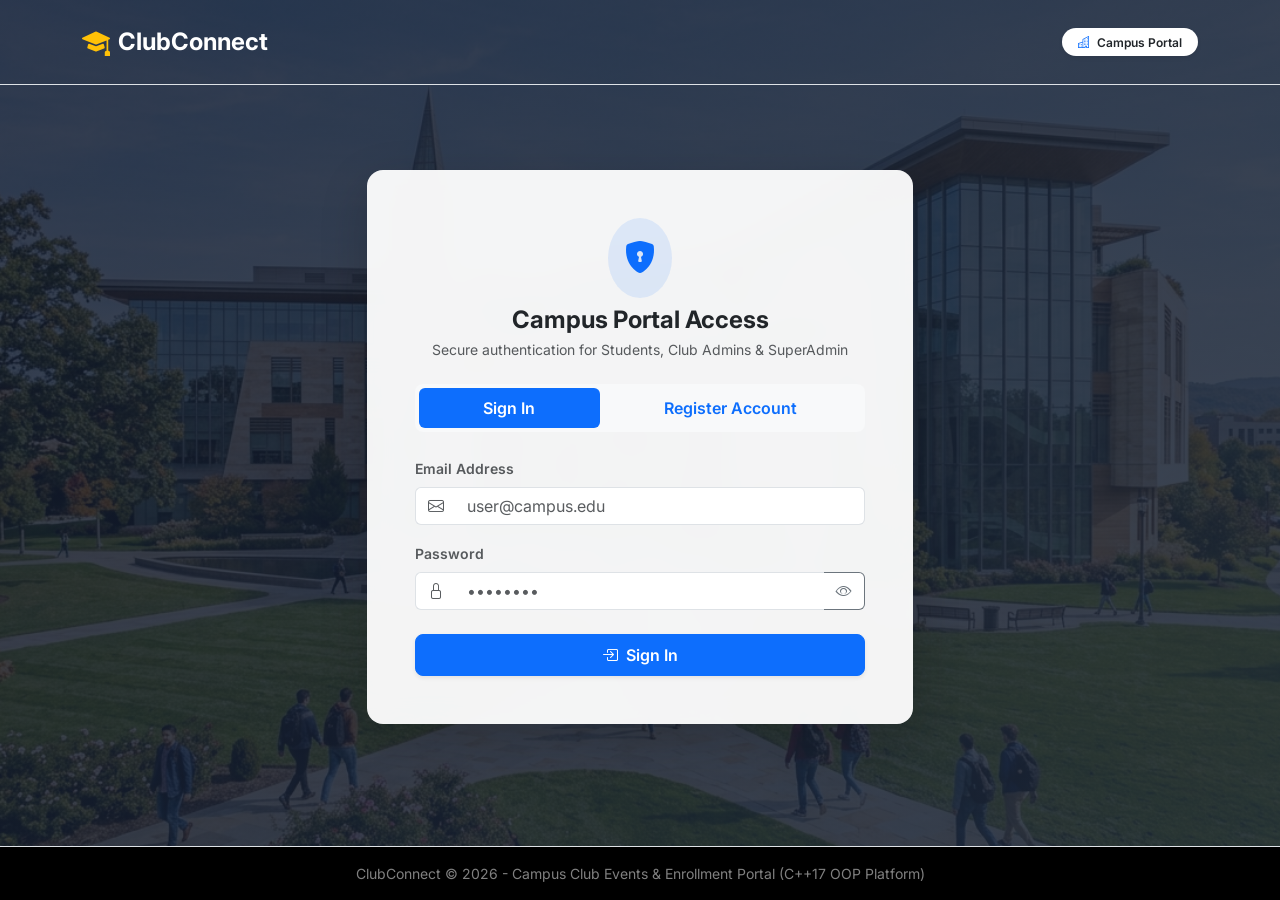
<file: web/index.html>
<!DOCTYPE html>
<html lang="en">
<head>
    <meta charset="UTF-8">
    <meta name="viewport" content="width=device-width, initial-scale=1.0">
    <title>ClubConnect - Campus Club Events & Enrollment Portal</title>
    <link href="https://cdn.jsdelivr.net/npm/bootstrap@5.3.3/dist/css/bootstrap.min.css" rel="stylesheet">
    <link rel="stylesheet" href="https://cdn.jsdelivr.net/npm/bootstrap-icons@1.11.3/font/bootstrap-icons.min.css">
    <link rel="stylesheet" href="css/style.css">
</head>
<body class="campus-bg d-flex flex-column">

<nav class="navbar navbar-expand-lg navbar-dark bg-transparent py-3 border-bottom border-white-subtle">
    <div class="container">
        <a class="navbar-brand d-flex align-items-center" href="index.html">
            <i class="bi bi-mortarboard-fill fs-3 text-warning me-2"></i>
            <span class="fw-bold fs-4 text-white">ClubConnect</span>
        </a>
        <span class="badge bg-white text-dark fw-semibold px-3 py-2 shadow-sm rounded-pill">
            <i class="bi bi-buildings me-1 text-primary"></i> Campus Portal
        </span>
    </div>
</nav>

<div class="container my-auto py-5">
    <div class="row justify-content-center align-items-center">
        <!-- Auth Card -->
        <div class="col-12 col-md-9 col-lg-6">
            <div class="card glass-card border-0 rounded-4 shadow-lg">
                <div class="card-body p-4 p-md-5">
                    <div class="text-center mb-4">
                        <div class="d-inline-flex p-3 rounded-circle bg-primary bg-opacity-10 text-primary mb-2">
                            <i class="bi bi-shield-lock-fill fs-2"></i>
                        </div>
                        <h4 class="fw-bold text-dark mb-1">Campus Portal Access</h4>
                        <p class="text-muted small mb-0">Secure authentication for Students, Club Admins & SuperAdmin</p>
                    </div>

                    <ul class="nav nav-pills nav-fill mb-4 p-1 bg-light rounded-3" id="authTabs" role="tablist">
                        <li class="nav-item" role="presentation">
                            <button class="nav-link active fw-semibold" id="login-tab" data-bs-toggle="pill" data-bs-target="#login-panel" type="button" role="tab">Sign In</button>
                        </li>
                        <li class="nav-item" role="presentation">
                            <button class="nav-link fw-semibold" id="register-tab" data-bs-toggle="pill" data-bs-target="#register-panel" type="button" role="tab">Register Account</button>
                        </li>
                    </ul>

                    <div id="authAlert" class="alert d-none mb-3 py-2 px-3 small" role="alert"></div>

                    <div class="tab-content" id="authTabsContent">
                        <!-- Login Form -->
                        <div class="tab-pane fade show active" id="login-panel" role="tabpanel">
                            <form id="loginForm" novalidate>
                                <div class="mb-3">
                                    <label class="form-label text-muted small fw-semibold" for="loginEmail">Email Address</label>
                                    <div class="input-group">
                                        <span class="input-group-text bg-white border-end-0 text-muted"><i class="bi bi-envelope"></i></span>
                                        <input type="email" class="form-control border-start-0" id="loginEmail" required placeholder="user@campus.edu">
                                    </div>
                                </div>
                                <div class="mb-4">
                                    <label class="form-label text-muted small fw-semibold" for="loginPassword">Password</label>
                                    <div class="input-group">
                                        <span class="input-group-text bg-white border-end-0 text-muted"><i class="bi bi-lock"></i></span>
                                        <input type="password" class="form-control border-start-0 border-end-0" id="loginPassword" required placeholder="••••••••">
                                        <button class="btn btn-outline-secondary border-start-0 password-toggle-btn" type="button" id="toggleLoginPass">
                                            <i class="bi bi-eye" id="toggleLoginPassIcon"></i>
                                        </button>
                                    </div>
                                </div>
                                <button type="submit" class="btn btn-primary w-100 py-2 fw-semibold rounded-3 shadow-sm" id="btnLogin">
                                    <i class="bi bi-box-arrow-in-right me-1"></i> Sign In
                                </button>
                            </form>
                        </div>

                        <!-- Register Form -->
                        <div class="tab-pane fade" id="register-panel" role="tabpanel">
                            <form id="registerForm" novalidate>
                                <!-- Role Selector -->
                                <div class="mb-3">
                                    <label class="form-label text-muted small fw-semibold">Account Role</label>
                                    <div class="btn-group w-100" role="group" id="regRoleGroup">
                                        <input type="radio" class="btn-check" name="regRole" id="roleStudent" value="Student" checked>
                                        <label class="btn btn-outline-primary btn-sm fw-medium py-2" for="roleStudent">
                                            <i class="bi bi-person-fill me-1"></i> Student
                                        </label>

                                        <input type="radio" class="btn-check" name="regRole" id="roleClubAdmin" value="ClubAdmin">
                                        <label class="btn btn-outline-primary btn-sm fw-medium py-2" for="roleClubAdmin">
                                            <i class="bi bi-person-badge-fill me-1"></i> Club Admin
                                        </label>

                                        <input type="radio" class="btn-check" name="regRole" id="roleSuperAdmin" value="SuperAdmin">
                                        <label class="btn btn-outline-primary btn-sm fw-medium py-2" for="roleSuperAdmin">
                                            <i class="bi bi-shield-lock-fill me-1"></i> SuperAdmin
                                        </label>
                                    </div>
                                </div>

                                <div class="mb-2">
                                    <label class="form-label text-muted small fw-semibold" for="regName">Full Name</label>
                                    <input type="text" class="form-control" id="regName" required placeholder="e.g. Prof. Rajesh Nair / Aarav Sharma" minlength="2">
                                </div>
                                <div class="mb-2">
                                    <label class="form-label text-muted small fw-semibold" for="regEmail">Email Address</label>
                                    <input type="email" class="form-control" id="regEmail" required placeholder="e.g. user@campus.edu">
                                </div>
                                <div class="mb-2">
                                    <label class="form-label text-muted small fw-semibold" for="regPassword">Password</label>
                                    <div class="input-group">
                                        <input type="password" class="form-control border-end-0" id="regPassword" required placeholder="Create strong password">
                                        <button class="btn btn-outline-secondary border-start-0 password-toggle-btn" type="button" id="toggleRegPass">
                                            <i class="bi bi-eye" id="toggleRegPassIcon"></i>
                                        </button>
                                    </div>
                                    <!-- Password Strength Meter -->
                                    <div class="strength-meter">
                                        <div class="strength-bar" id="strengthBar"></div>
                                    </div>
                                    <div class="d-flex justify-content-between align-items-center mt-1">
                                        <span class="small text-muted" style="font-size: 0.75rem;">Password Strength:</span>
                                        <span class="small fw-semibold" id="strengthLabel" style="font-size: 0.75rem; color: #94a3b8;">Enter password</span>
                                    </div>

                                    <!-- Requirement Checklist -->
                                    <div class="req-checklist">
                                        <div class="req-item" id="reqLen"><i class="bi bi-circle me-1"></i> At least 8 chars</div>
                                        <div class="req-item" id="reqUpper"><i class="bi bi-circle me-1"></i> Uppercase (A-Z)</div>
                                        <div class="req-item" id="reqLower"><i class="bi bi-circle me-1"></i> Lowercase (a-z)</div>
                                        <div class="req-item" id="reqDigit"><i class="bi bi-circle me-1"></i> Number (0-9)</div>
                                        <div class="req-item" id="reqSpecial"><i class="bi bi-circle me-1"></i> Special (!@#$%)</div>
                                    </div>
                                </div>

                                <div class="mb-2">
                                    <label class="form-label text-muted small fw-semibold" for="regConfirmPassword">Confirm Password</label>
                                    <input type="password" class="form-control" id="regConfirmPassword" required placeholder="Re-enter password">
                                    <div id="matchNotice" class="small text-danger d-none mt-1" style="font-size: 0.75rem;">Passwords do not match.</div>
                                </div>

                                <!-- Student-Specific Fields -->
                                <div id="fieldsStudent">
                                    <div class="row g-2 mb-2">
                                        <div class="col-6">
                                            <label class="form-label text-muted small fw-semibold" for="regRollNo">Roll Number</label>
                                            <input type="text" class="form-control" id="regRollNo" placeholder="e.g. CS23B099">
                                        </div>
                                        <div class="col-6">
                                            <label class="form-label text-muted small fw-semibold" for="regDept">Department</label>
                                            <input type="text" class="form-control" id="regDept" placeholder="e.g. Computer Science">
                                        </div>
                                    </div>
                                    <div class="mb-4">
                                        <label class="form-label text-muted small fw-semibold" for="regMembership">Membership Tier</label>
                                        <select class="form-select" id="regMembership">
                                            <option value="member">Club Member (20% fee discount)</option>
                                            <option value="guest" selected>Guest Student (Full fee)</option>
                                        </select>
                                    </div>
                                </div>

                                <!-- ClubAdmin-Specific Fields -->
                                <div id="fieldsClubAdmin" class="d-none">
                                    <div class="mb-3">
                                        <label class="form-label text-muted small fw-semibold" for="regClubName">Managing Club Name</label>
                                        <input type="text" class="form-control" id="regClubName" placeholder="e.g. Coding Club / Robotics Society / Music Guild" list="existingClubsList">
                                        <datalist id="existingClubsList">
                                            <option value="Coding Club">
                                            <option value="Robotics Society">
                                            <option value="AI & Machine Learning Club">
                                            <option value="Cultural & Fine Arts Society">
                                            <option value="Sports & Athletics Council">
                                            <option value="Design & Media Guild">
                                            <option value="Cyber Security & Ethical Hacking">
                                            <option value="Aerospace & Astronomy Club">
                                        </datalist>
                                        <div class="form-text small">Enter your officially recognized student organization or club.</div>
                                    </div>
                                </div>

                                <!-- SuperAdmin-Specific Fields -->
                                <div id="fieldsSuperAdmin" class="d-none">
                                    <div class="mb-3 p-3 bg-danger bg-opacity-10 rounded-3 border border-danger-subtle">
                                        <label class="form-label text-danger small fw-semibold mb-1" for="regAdminKey">
                                            <i class="bi bi-key-fill me-1"></i> Executive Admin Security Passcode
                                        </label>
                                        <div class="input-group">
                                            <input type="text" class="form-control border-danger fw-semibold" id="regAdminKey" placeholder="SUPERADMIN2026" value="SUPERADMIN2026">
                                            <button class="btn btn-outline-danger btn-sm" type="button" onclick="document.getElementById('regAdminKey').value = 'SUPERADMIN2026'">
                                                <i class="bi bi-check2-circle me-1"></i> Reset Key
                                            </button>
                                        </div>
                                        <div class="form-text small text-danger mt-1">
                                            <i class="bi bi-info-circle me-1"></i> Master passcode is pre-filled: <code>SUPERADMIN2026</code> (required by server to authorize SuperAdmin role).
                                        </div>
                                    </div>
                                </div>

                                <button type="submit" class="btn btn-success w-100 py-2 fw-semibold rounded-3 shadow-sm mt-3" id="btnRegister">
                                    <i class="bi bi-person-check-fill me-1"></i> Create Account
                                </button>
                            </form>
                        </div>
                    </div>
                </div>
            </div>
        </div>
    </div>
</div>

<footer class="mt-auto py-3 text-center text-white-50 small bg-black bg-opacity-40 border-top border-white-subtle">
    ClubConnect &copy; 2026 - Campus Club Events & Enrollment Portal (C++17 OOP Platform)
</footer>

<script src="https://cdn.jsdelivr.net/npm/bootstrap@5.3.3/dist/js/bootstrap.bundle.min.js"></script>
<script src="js/api.js"></script>
<script>
    // Redirect if already logged in
    const existingUser = API.getUser();
    if (existingUser && API.getToken()) {
        if (existingUser.role === 'Student') window.location.href = 'events.html';
        else if (existingUser.role === 'ClubAdmin') window.location.href = 'admin.html';
        else if (existingUser.role === 'SuperAdmin') window.location.href = 'superadmin.html';
    }

    function showAlert(msg, isSuccess = false) {
        const el = document.getElementById('authAlert');
        el.className = `alert alert-${isSuccess ? 'success' : 'danger'} mb-3 py-2 px-3 small`;
        el.textContent = msg;
        el.classList.remove('d-none');
    }

    // Role switcher dynamic fields
    const roleRadios = document.querySelectorAll('input[name="regRole"]');
    const fieldsStudent = document.getElementById('fieldsStudent');
    const fieldsClubAdmin = document.getElementById('fieldsClubAdmin');
    const fieldsSuperAdmin = document.getElementById('fieldsSuperAdmin');

    roleRadios.forEach(radio => {
        radio.addEventListener('change', () => {
            const r = radio.value;
            fieldsStudent.classList.toggle('d-none', r !== 'Student');
            fieldsClubAdmin.classList.toggle('d-none', r !== 'ClubAdmin');
            fieldsSuperAdmin.classList.toggle('d-none', r !== 'SuperAdmin');
        });
    });

    // Password Visibility Toggles
    function setupPasswordToggle(btnId, inputId, iconId) {
        const btn = document.getElementById(btnId);
        const input = document.getElementById(inputId);
        const icon = document.getElementById(iconId);
        btn.addEventListener('click', () => {
            const isPassword = input.type === 'password';
            input.type = isPassword ? 'text' : 'password';
            icon.className = isPassword ? 'bi bi-eye-slash' : 'bi bi-eye';
        });
    }
    setupPasswordToggle('toggleLoginPass', 'loginPassword', 'toggleLoginPassIcon');
    setupPasswordToggle('toggleRegPass', 'regPassword', 'toggleRegPassIcon');

    // Real-Time Password Strength Validation
    const regPasswordInput = document.getElementById('regPassword');
    const regConfirmInput = document.getElementById('regConfirmPassword');
    const strengthBar = document.getElementById('strengthBar');
    const strengthLabel = document.getElementById('strengthLabel');
    const matchNotice = document.getElementById('matchNotice');

    function checkPasswordComplexity(pass) {
        const hasLen = pass.length >= 8;
        const hasUpper = /[A-Z]/.test(pass);
        const hasLower = /[a-z]/.test(pass);
        const hasDigit = /[0-9]/.test(pass);
        const hasSpecial = /[^A-Za-z0-9]/.test(pass);

        const updateReq = (id, valid) => {
            const el = document.getElementById(id);
            if (valid) {
                el.className = 'req-item valid';
                el.querySelector('i').className = 'bi bi-check-circle-fill me-1';
            } else {
                el.className = 'req-item';
                el.querySelector('i').className = 'bi bi-circle me-1';
            }
        };

        updateReq('reqLen', hasLen);
        updateReq('reqUpper', hasUpper);
        updateReq('reqLower', hasLower);
        updateReq('reqDigit', hasDigit);
        updateReq('reqSpecial', hasSpecial);

        let score = 0;
        if (hasLen) score++;
        if (hasUpper) score++;
        if (hasLower) score++;
        if (hasDigit) score++;
        if (hasSpecial) score++;

        if (pass.length === 0) {
            strengthBar.style.width = '0%';
            strengthBar.style.backgroundColor = '#e2e8f0';
            strengthLabel.textContent = 'Enter password';
            strengthLabel.style.color = '#94a3b8';
        } else if (score <= 2) {
            strengthBar.style.width = '30%';
            strengthBar.style.backgroundColor = '#ef4444';
            strengthLabel.textContent = 'Weak';
            strengthLabel.style.color = '#ef4444';
        } else if (score <= 4) {
            strengthBar.style.width = '70%';
            strengthBar.style.backgroundColor = '#f59e0b';
            strengthLabel.textContent = 'Moderate';
            strengthLabel.style.color = '#f59e0b';
        } else {
            strengthBar.style.width = '100%';
            strengthBar.style.backgroundColor = '#10b981';
            strengthLabel.textContent = 'Strong';
            strengthLabel.style.color = '#10b981';
        }

        return (hasLen && hasUpper && hasLower && hasDigit && hasSpecial);
    }

    regPasswordInput.addEventListener('input', () => {
        checkPasswordComplexity(regPasswordInput.value);
        if (regConfirmInput.value) {
            matchNotice.classList.toggle('d-none', regPasswordInput.value === regConfirmInput.value);
        }
    });

    regConfirmInput.addEventListener('input', () => {
        matchNotice.classList.toggle('d-none', regPasswordInput.value === regConfirmInput.value);
    });

    // Login Submission
    document.getElementById('loginForm').addEventListener('submit', async (e) => {
        e.preventDefault();
        const email = document.getElementById('loginEmail').value.trim();
        const pass = document.getElementById('loginPassword').value;

        if (!email || !pass) {
            showAlert('Please enter both email and password.');
            return;
        }

        const btn = document.getElementById('btnLogin');
        const origText = btn.innerHTML;
        btn.disabled = true;
        btn.innerHTML = '<span class="spinner-border spinner-border-sm me-2"></span>Signing in...';

        try {
            const data = await API.login(email, pass);
            showAlert('Authentication verified! Redirecting...', true);
            setTimeout(() => {
                if (data.role === 'Student') window.location.href = 'events.html';
                else if (data.role === 'ClubAdmin') window.location.href = 'admin.html';
                else if (data.role === 'SuperAdmin') window.location.href = 'superadmin.html';
                else window.location.href = 'events.html';
            }, 500);
        } catch (err) {
            showAlert(err.message || 'Login failed. Please verify registered credentials.');
            btn.disabled = false;
            btn.innerHTML = origText;
        }
    });

    // Register Submission
    document.getElementById('registerForm').addEventListener('submit', async (e) => {
        e.preventDefault();

        const role = document.querySelector('input[name="regRole"]:checked').value;
        const name = document.getElementById('regName').value.trim();
        const email = document.getElementById('regEmail').value.trim();
        const pass = document.getElementById('regPassword').value;
        const confirmPass = document.getElementById('regConfirmPassword').value;

        if (!name || name.length < 2) {
            showAlert('Full name must be at least 2 characters.');
            return;
        }

        const emailRegex = /^[^\s@]+@[^\s@]+\.[^\s@]+$/;
        if (!email || !emailRegex.test(email)) {
            showAlert('Please enter a valid email address (e.g. name@campus.edu).');
            return;
        }

        const isStrong = checkPasswordComplexity(pass);
        if (!isStrong) {
            showAlert('Password does not meet the security requirements (must be 8+ chars with uppercase, lowercase, number, and special char).');
            return;
        }

        if (pass !== confirmPass) {
            showAlert('Passwords do not match. Please re-enter.');
            matchNotice.classList.remove('d-none');
            return;
        }

        const payload = {
            role,
            name,
            email,
            password: pass
        };

        if (role === 'Student') {
            const rollNo = document.getElementById('regRollNo').value.trim();
            const department = document.getElementById('regDept').value.trim();
            const membership = document.getElementById('regMembership').value;

            if (!rollNo) {
                showAlert('Roll number is required.');
                return;
            }
            if (!department) {
                showAlert('Department is required.');
                return;
            }
            payload.rollNo = rollNo;
            payload.department = department;
            payload.membership = membership;
        } else if (role === 'ClubAdmin') {
            const clubName = document.getElementById('regClubName').value.trim();
            if (!clubName) {
                showAlert('Club name is required.');
                return;
            }
            payload.clubName = clubName;
        } else if (role === 'SuperAdmin') {
            const adminKey = document.getElementById('regAdminKey').value.trim();
            if (!adminKey) {
                showAlert('SuperAdmin security passcode is required.');
                return;
            }
            payload.adminKey = adminKey;
        }

        const btn = document.getElementById('btnRegister');
        const origText = btn.innerHTML;
        btn.disabled = true;
        btn.innerHTML = '<span class="spinner-border spinner-border-sm me-2"></span>Creating Account...';

        try {
            const data = await API.register(payload);
            showAlert(`${role} account created successfully! Redirecting...`, true);
            setTimeout(() => {
                if (data.role === 'Student') window.location.href = 'events.html';
                else if (data.role === 'ClubAdmin') window.location.href = 'admin.html';
                else if (data.role === 'SuperAdmin') window.location.href = 'superadmin.html';
                else window.location.href = 'events.html';
            }, 700);
        } catch (err) {
            showAlert(err.message || 'Registration failed.');
            btn.disabled = false;
            btn.innerHTML = origText;
        }
    });
</script>
</body>
</html>
</file>
<file: web/css/style.css>
@import url('https://fonts.googleapis.com/css2?family=Cinzel:wght@600;700;800;900&family=Playfair+Display:ital,wght@0,600;0,700;1,400&family=Inter:wght@300;400;500;600;700&display=swap');

:root {
    --primary: #4f46e5;
    --primary-hover: #4338ca;
    --secondary: #0ea5e9;
    --success: #10b981;
    --warning: #f59e0b;
    --danger: #ef4444;
    --dark: #0f172a;
    --card-bg: #ffffff;
    --bg-main: #f8fafc;
    --text-main: #1e293b;
    --text-muted: #64748b;
    --border-color: #e2e8f0;
}

body {
    font-family: 'Inter', sans-serif;
    background-color: var(--bg-main);
    color: var(--text-main);
    min-height: 100vh;
    display: flex;
    flex-direction: column;
}

/* Navbar */
.navbar-custom {
    background: #ffffff;
    border-bottom: 1px solid var(--border-color);
    box-shadow: 0 1px 3px 0 rgba(0, 0, 0, 0.05);
}

.brand-text {
    font-weight: 700;
    color: var(--primary);
    letter-spacing: -0.5px;
}

/* Cards & Components */
.event-card {
    border: 1px solid var(--border-color);
    border-radius: 12px;
    background: #ffffff;
    transition: transform 0.2s ease, box-shadow 0.2s ease;
    overflow: hidden;
}

.event-card:hover {
    transform: translateY(-3px);
    box-shadow: 0 10px 15px -3px rgba(0, 0, 0, 0.08), 0 4px 6px -2px rgba(0, 0, 0, 0.04);
}

.badge-workshop { background-color: #3b82f6; color: white; }
.badge-hackathon { background-color: #8b5cf6; color: white; }
.badge-seminar { background-color: #10b981; color: white; }
.badge-cultural { background-color: #ec4899; color: white; }

.badge-member { background-color: #10b981; color: white; }
.badge-guest { background-color: #64748b; color: white; }

.fee-display {
    font-size: 1.25rem;
    font-weight: 700;
    color: var(--dark);
}

.sim-notice {
    font-size: 0.8rem;
    color: #b45309;
    background-color: #fef3c7;
    border: 1px solid #fde68a;
    border-radius: 6px;
    padding: 6px 10px;
}

/* Receipt Styling */
.receipt-box {
    border: 2px dashed #cbd5e1;
    background: #ffffff;
    padding: 24px;
    border-radius: 12px;
}

.receipt-header {
    border-bottom: 2px solid #e2e8f0;
    padding-bottom: 12px;
    margin-bottom: 16px;
}

/* Certificate Display */
.cert-pre {
    background-color: #f8fafc;
    border: 1px solid #e2e8f0;
    padding: 16px;
    border-radius: 8px;
    font-family: 'Courier New', Courier, monospace;
    font-size: 0.85rem;
    white-space: pre-wrap;
}

/* QR Container */
.qr-container {
    display: flex;
    justify-content: center;
    align-items: center;
    padding: 12px;
    background: #ffffff;
    border-radius: 8px;
    border: 1px solid var(--border-color);
    width: fit-content;
    margin: 0 auto;
}

/* Print Styles */
@media print {
    body * {
        visibility: hidden;
    }
    #printableReceipt, #printableReceipt * {
        visibility: visible;
    }
    #printableCertificate, #printableCertificate * {
        visibility: visible;
    }
    #printableReceipt {
        position: absolute;
        left: 0;
        top: 0;
        width: 100%;
        border: none;
        padding: 0;
    }
    #printableCertificate {
        position: fixed;
        left: 0;
        top: 0;
        width: 100vw;
        height: 100vh;
        margin: 0;
        padding: 20px;
        background: #ffffff;
        display: flex;
        justify-content: center;
        align-items: center;
    }
    .no-print {
        display: none !important;
    }
}

/* College Campus Background & Hero Elements */
.campus-bg {
    background: linear-gradient(135deg, rgba(15, 23, 42, 0.82), rgba(30, 41, 59, 0.88)),
                url('../images/campus_bg.jpg') center center / cover no-repeat fixed;
    min-height: 100vh;
}

.dashboard-hero-banner {
    background: linear-gradient(180deg, rgba(15, 23, 42, 0.72) 0%, rgba(15, 23, 42, 0.92) 100%),
                url('../images/campus_bg.jpg') center center / cover no-repeat;
    color: #ffffff;
    border-radius: 16px;
    padding: 2.25rem 2rem;
    margin-bottom: 2rem;
    box-shadow: 0 10px 25px -5px rgba(0, 0, 0, 0.25);
    position: relative;
    border: 1px solid rgba(255, 255, 255, 0.1);
}

.dashboard-hero-banner .hero-title {
    font-weight: 800;
    font-size: 2rem;
    letter-spacing: -0.5px;
    color: #ffffff;
}

.dashboard-hero-banner .hero-subtitle {
    color: #cbd5e1;
    font-size: 1.05rem;
    max-width: 650px;
}

/* Premium Glassmorphism Card */
.glass-card {
    background: rgba(255, 255, 255, 0.95);
    backdrop-filter: blur(14px);
    -webkit-backdrop-filter: blur(14px);
    border: 1px solid rgba(255, 255, 255, 0.7);
    box-shadow: 0 20px 40px -15px rgba(0, 0, 0, 0.25);
}

/* Password Strength & Validation Indicator */
.strength-meter {
    height: 6px;
    border-radius: 4px;
    background-color: #e2e8f0;
    overflow: hidden;
    margin-top: 6px;
}

.strength-bar {
    height: 100%;
    width: 0%;
    transition: width 0.3s ease, background-color 0.3s ease;
}

.req-checklist {
    font-size: 0.78rem;
    display: grid;
    grid-template-columns: 1fr 1fr;
    gap: 4px;
    margin-top: 8px;
}

.req-item {
    color: #94a3b8;
    display: flex;
    align-items: center;
    transition: color 0.2s ease;
}

.req-item.valid {
    color: #10b981;
    font-weight: 500;
}

.req-item.valid i::before {
    content: "\F26A"; /* bi-check-circle-fill */
}

.password-toggle-btn {
    cursor: pointer;
    background: #ffffff;
    border-left: 0;
}

/* ========================================================
   PRESTIGIOUS ACADEMIC CERTIFICATE STYLING
   ======================================================== */
.certificate-frame {
    background: #fdfbf7;
    background-image: radial-gradient(#f5efe6 1px, transparent 1px), radial-gradient(#f5efe6 1px, #fdfbf7 1px);
    background-size: 24px 24px;
    background-position: 0 0, 12px 12px;
    border: 10px solid #0f172a;
    border-radius: 8px;
    padding: 8px;
    box-shadow: 0 20px 45px rgba(15, 23, 42, 0.2);
    position: relative;
    max-width: 860px;
    margin: 0 auto;
}

.certificate-inner {
    border: 3px solid #d97706;
    padding: 32px 28px 24px;
    position: relative;
    text-align: center;
    background: #ffffff;
}

/* Ornate Corner Accents */
.corner-ornament {
    position: absolute;
    width: 28px;
    height: 28px;
    border: 3px solid #b45309;
}
.corner-tl { top: 6px; left: 6px; border-right: 0; border-bottom: 0; }
.corner-tr { top: 6px; right: 6px; border-left: 0; border-bottom: 0; }
.corner-bl { bottom: 6px; left: 6px; border-right: 0; border-top: 0; }
.corner-br { bottom: 6px; right: 6px; border-left: 0; border-top: 0; }

.cert-emblem {
    display: inline-flex;
    align-items: center;
    justify-content: center;
    width: 56px;
    height: 56px;
    border-radius: 50%;
    background: linear-gradient(135deg, #1e3a8a, #0f172a);
    color: #f59e0b;
    font-size: 1.7rem;
    box-shadow: 0 4px 12px rgba(30, 58, 138, 0.25);
    margin-bottom: 10px;
}

.cert-inst-title {
    font-family: 'Cinzel', Georgia, serif;
    font-weight: 800;
    font-size: 1.1rem;
    letter-spacing: 2px;
    color: #0f172a;
    text-transform: uppercase;
    margin-bottom: 2px;
}

.cert-inst-sub {
    font-size: 0.78rem;
    letter-spacing: 1.5px;
    text-transform: uppercase;
    color: #64748b;
    margin-bottom: 16px;
}

.cert-award-title {
    font-family: 'Cinzel', Georgia, serif;
    font-weight: 900;
    font-size: 1.8rem;
    letter-spacing: 1px;
    color: #92400e;
    text-transform: uppercase;
    margin-bottom: 6px;
}

.cert-presentation {
    font-family: 'Playfair Display', Georgia, serif;
    font-style: italic;
    font-size: 1rem;
    color: #64748b;
    margin-bottom: 10px;
}

.cert-recipient-name {
    font-family: 'Playfair Display', Georgia, serif;
    font-weight: 700;
    font-size: 2.2rem;
    color: #1e3a8a;
    border-bottom: 2px solid #cbd5e1;
    display: inline-block;
    padding: 0 36px 6px;
    margin-bottom: 14px;
    letter-spacing: 0.5px;
}

.cert-body-text {
    font-size: 0.95rem;
    color: #334155;
    max-width: 660px;
    margin: 0 auto 12px;
    line-height: 1.6;
}

.cert-event-title {
    font-family: 'Cinzel', Georgia, serif;
    font-weight: 700;
    font-size: 1.3rem;
    color: #0f172a;
    margin-bottom: 14px;
}

.cert-badges {
    display: flex;
    justify-content: center;
    gap: 10px;
    margin-bottom: 20px;
}

.cert-footer-row {
    display: flex;
    justify-content: space-between;
    align-items: flex-end;
    margin-top: 20px;
    padding-top: 16px;
    border-top: 1px dashed #cbd5e1;
}

.cert-sig-block {
    text-align: center;
    width: 170px;
}

.cert-sig-script {
    font-family: 'Playfair Display', 'Brush Script MT', cursive;
    font-style: italic;
    font-size: 1.35rem;
    color: #1e3a8a;
    line-height: 1.2;
    margin-bottom: 4px;
}

.cert-sig-line {
    border-top: 1.5px solid #475569;
    padding-top: 6px;
    font-size: 0.78rem;
    font-weight: 600;
    color: #1e293b;
}

.cert-sig-sub {
    font-size: 0.7rem;
    color: #64748b;
}

.cert-seal {
    width: 76px;
    height: 76px;
    border-radius: 50%;
    background: radial-gradient(circle, #fef3c7 20%, #f59e0b 60%, #b45309 100%);
    border: 3px dashed #78350f;
    box-shadow: 0 4px 10px rgba(180, 83, 9, 0.35);
    display: flex;
    flex-direction: column;
    align-items: center;
    justify-content: center;
    color: #451a03;
    font-size: 0.55rem;
    font-weight: 800;
    letter-spacing: 0.5px;
    text-transform: uppercase;
    text-align: center;
    line-height: 1.1;
    padding: 4px;
}

.cert-seal i {
    font-size: 1.1rem;
    margin-bottom: 2px;
}

.cert-meta-id {
    font-size: 0.72rem;
    color: #94a3b8;
    margin-top: 12px;
}
</file>
